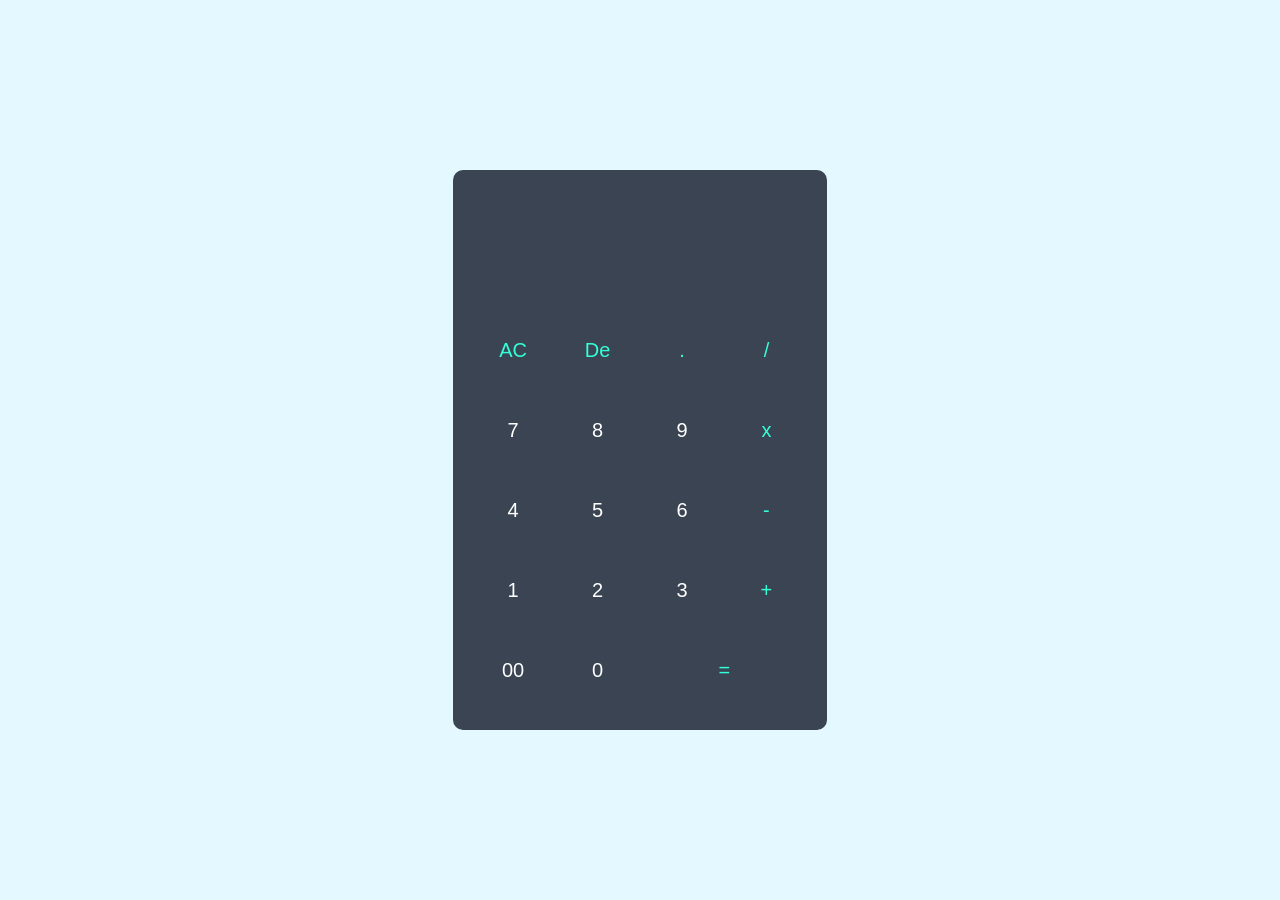
<file: cacu.html>
<!DOCTYPE html>
<html lang="en">
<head>
    <meta charset="UTF-8">
    <meta name="viewport" content="width=device-width, initial-scale=1.0">
    <title>Document</title>
    <link rel="stylesheet" href="cacu.css">
</head>
<body>
    <div class="container">
        <div class="calculator">
            <form>
                <div class="display">
                    <input type="text" name="display">
                </div>
                <div>
                    <input type="button" value="AC" onclick="display.value =''" class="nasro">
                    <input type="button" value="De" onclick="display.value = display.value.toString().slice(0,-1)" class="nasro">
                    <input type="button" value="." onclick="display.value +='.'" class="nasro">
                    <input type="button" value="/" onclick="display.value +='/'" class="nasro">
                </div>
                <div>
                    <input type="button" value="7" onclick="display.value += '7'">
                    <input type="button" value="8" onclick="display.value += '8'">
                    <input type="button" value="9" onclick="display.value +='9'">
                    <input type="button" value="x" onclick="display.value +='*'" class="nasro">
                </div>
                <div>
                    <input type="button" value="4" onclick="display.value +='4'">
                    <input type="button" value="5" onclick="display.value +='5'">
                    <input type="button" value="6" onclick="display.value +='6'">
                    <input type="button" value="-" onclick="display.value +='-'" class="nasro">
                </div>
                <div>
                    <input type="button" value="1" onclick="display.value +='1'">
                    <input type="button" value="2" onclick="display.value +='2'">
                    <input type="button" value="3" onclick="display.value +='3'">
                    <input type="button" value="+" onclick="display.value +='+'" class="nasro">
                </div>
                <div>
                    <input type="button" value="00" onclick="display.value +='00'">
                    <input type="button" value="0" onclick="display.value +='0'">
                    <input type="button" value="=" onclick="display.value = eval(display.value)" class="equal nasro">
                </div>
            </form>
        </div>
    </div>
</body>
</html>
</file>
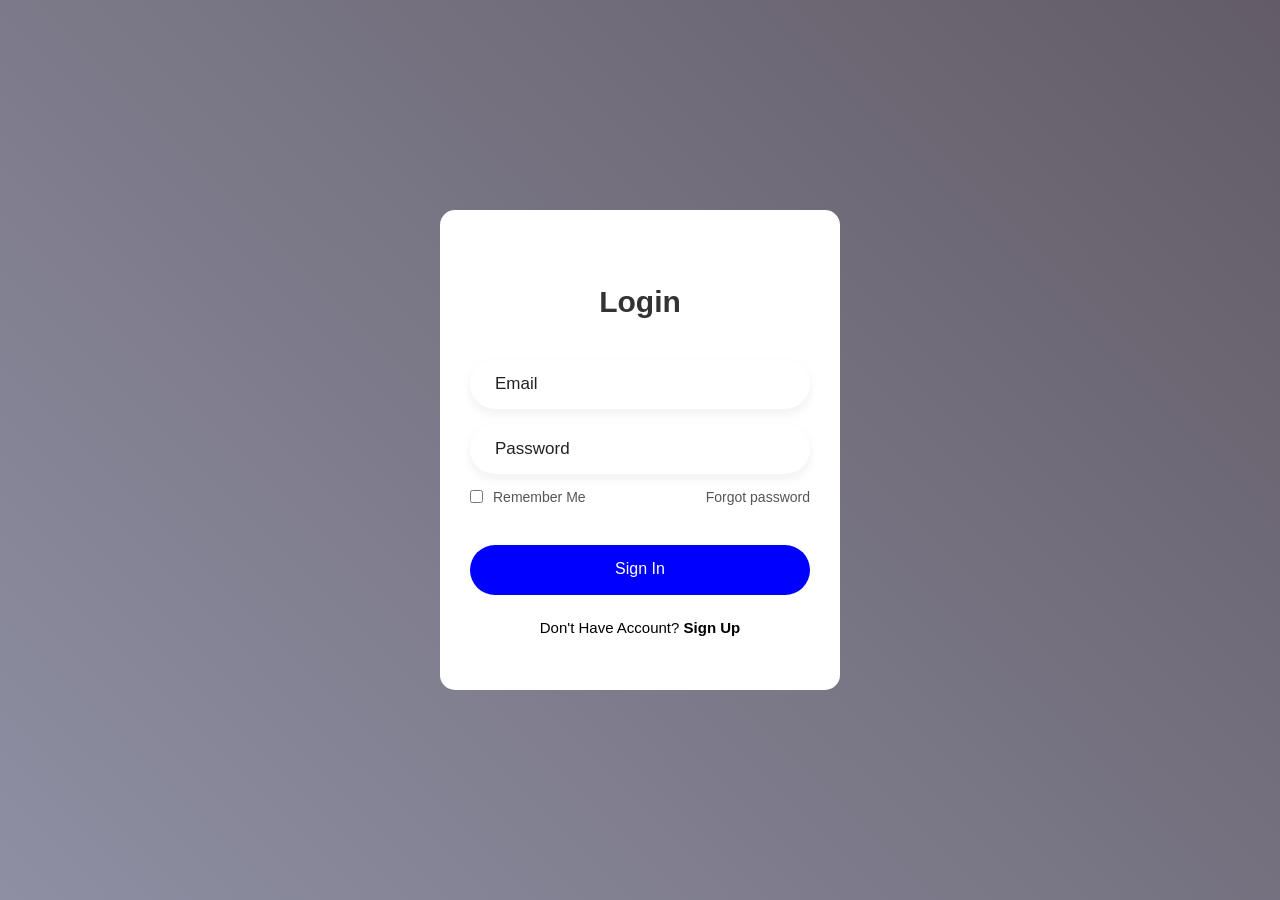
<file: day1.login page.html>
<!DOCTYPE html>
<html lang="en">
<head>
    <meta charset="UTF-8">
    <meta name="viewport" content="width=device-width, initial-scale=1.0">
    <title>Login Form</title>
    <style>
         *{
            margin: 0;
            padding: 0;
            box-sizing: border-box;
            font-family: 'poppins', sans-serif;
         }
         body{
            display: flex;
            justify-content: center;
            align-items: center;
            min-height: 100vh;
            background: linear-gradient(45deg, #8e8fa3, #635c66);
         }
         .login-box{
            display: flex;
            justify-content: center;
            flex-direction: column;
            width: 400px;
            height: 480px;
            padding: 30px;
            background: #fff;
            border-radius: 15px;
         }
         .login-header{
            text-align: center;
            margin: 20px 0 40px 0;
         }
         .login-header header{
            color: #333;
            font-size: 30px;
            font-weight: 600;
         }
         .input-box .input-field{
            width: 100%;
            height: 50px;
            font-size: 17px;
            padding: 0 25px;
            margin-bottom: 15px;
            border-radius: 30px;
            border: none;
            box-shadow: 0px 5px 10px 1px rgba(0, 0, 0, 0.05);
            outline: none;
            transition: .3s;
         }
         ::placeholder{
            font-weight: 500;
            color: #222;
         }
         .input-field:focus{
            width: 105%;
         }
         .forgot{
            display: flex;
            justify-content: space-between;
            margin-bottom: 40px;
         }
         section{
            display: flex;
            align-items: center;
            font-size: 14px;
            color: #555;
         }
         #Check{
            margin-right: 10px;
         }
         a{
            text-decoration: none;
         }
         a:hover{
            text-decoration: underline;
         }
         section a{
            color: #555;
         }
         .input-submit{
            position: relative;
         }
         .submit-btn{
            width: 100%;
            height: 50px;
            background: blue;
            border: none;
            border-radius: 30px;
            cursor: pointer;
            transition: .3s;
         }
         .input-submit label{
            position: absolute;
            top: 45%;
            left: 50%;
            color: #ffff;
            -webkit-transform: translate(-50%, -50%);
            -ms-transform: translate(-50%, -50%);
            transform: translate(-50%, -50%);
            cursor: pointer;
         }
         .submit-btn:hover{
            background: #000;
            transform: scale(1.05,1);
         }
         .sign-up-link{
            text-align: center;
            font-size: 15px;
            margin-top: 20px;
         }
         .sign-up-link a{
            color: #000;
            font-weight: 600;
         }
    </style>
</head>
<body>
    <div class="login-box">
        <div class="login-header">
            <header>Login</header>

        </div>
        <div class="input-box">
            <input type="text" class="input-field" placeholder="Email" autocomplete="off" required>
        </div>
        <div class="input-box">
            <input type="password" class="input-field" placeholder="Password" autocomplete="off" required>
        </div>
        <div class="forgot">
            <section>
                <input type="checkbox" id="Check">
                <label for="Check">Remember Me</label>
            </section>
            <section>
                <a href="#">Forgot password</a>
            </section>
        </div>
        <div class="input-submit">
            <button class="submit-btn" id="submit"></button>
            <label for="submit">Sign In</label>
        </div>
        <div class="sign-up-link">
            <p>Don't Have Account? <a href="#">Sign Up</a></p>

        </div>
    </div>
</body>
</html>
</file>
<file: cacu.css>
*{
    margin: 0;
    padding: 0;
    font-family: 'popins', sans-serif;
    box-sizing: border-box;
}

.container{
    width: 100%;
    height: 100vh;
    background:#e3f9ff ;
    display: flex;
    align-items: center;
    justify-content: center;
}

.calculator{
    background: #3a4452;
    padding: 20px;
    border-radius: 10px;
}

.calculator form input{
    border: 0;
    outline: 0;
    width: 60px;
    height: 60px;
    border-radius: 10px;
    box-shadow: -8px -8px 15px rgb(255, 255, 255, 0.1)5px 5px 15px,rgb(0,0,0,0.2);
    background: transparent;
    font-size: 20px;
    color: #fff;
    cursor: pointer;
    margin: 10px;
}

form .display{
    display: flex;
    justify-content: flex-end;
    margin: 20px 0;
}

form .display input{
    text-align: right;
    flex: 1;
    font-size: 45px;
    box-shadow: none;
}

form input.equal{
    width: 145px;
}

form input.nasro{
    color: #33ffd8;
}
</file>
